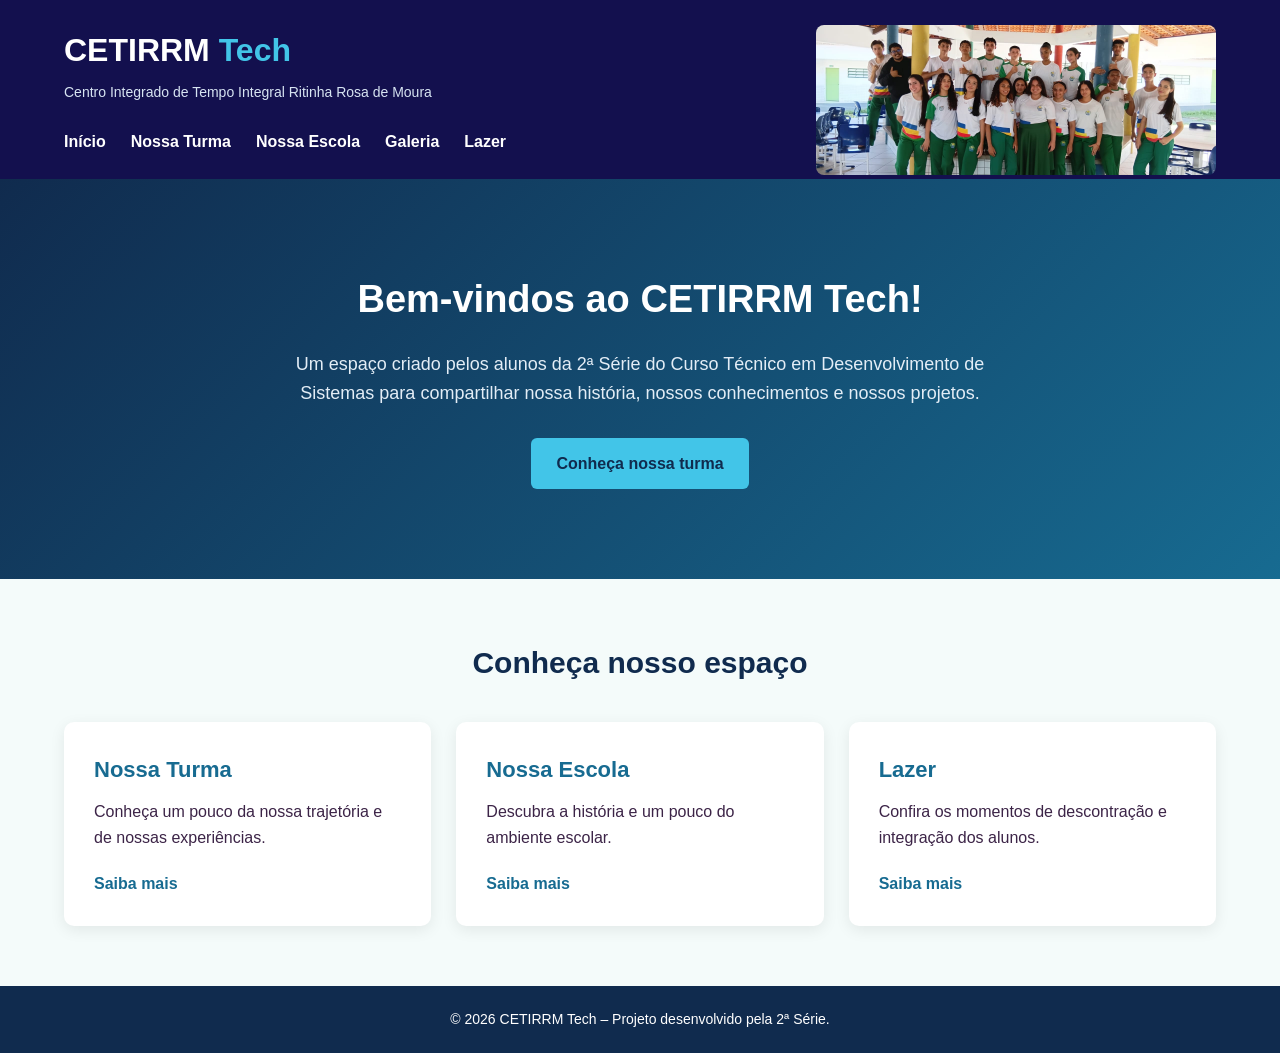
<file: index.html>
<!DOCTYPE html>
<html lang="pt-BR">

<head>
    <meta charset="UTF-8">
    <meta name="viewport" content="width=device-width, initial-scale=1.0">

    <title>CETIRRM 2ª Série | 2ª Série</title>

    <!-- Conexão com o arquivo CSS -->
    <link rel="stylesheet" href="css/style.css">
</head>

<body>

    <!-- CABEÇALHO DO SITE -->
    <header>
        <div class="container">

            <h1>CETIRRM <span>Tech</span></h1>

            <p>Centro Integrado de Tempo Integral Ritinha Rosa de Moura</p>


            <!-- MENU DE NAVEGAÇÃO -->
            <nav>
                <ul>
                    <li><a href="index.html">Início</a></li>
                    <li><a href="turma.html">Nossa Turma</a></li>
                    <li><a href="escola.html">Nossa Escola</a></li>
                    <li><a href="galeria.html">Galeria</a></li>
                    <li><a href="lazer.html">Lazer</a></li>
                </ul>
            </nav>
              <!-- FOTO DA TURMA -->
        <img src="img/foto-turma.jpg.jpeg" alt="Foto da turma" class="foto-cabecalho">
                    
    </div>
</header>


    <!-- CONTEÚDO PRINCIPAL -->
    <main>

        <section class="apresentacao">

            <h2>Bem-vindos ao CETIRRM Tech!</h2>

            <p>
                Um espaço criado pelos alunos da 2ª Série do Curso Técnico
                em Desenvolvimento de Sistemas para compartilhar nossa
                história, nossos conhecimentos e nossos projetos.
            </p>

            <a href="turma.html" class="botao">
                Conheça nossa turma
            </a>

        </section>

        <!-- SEÇÃO DE DESTAQUES -->
        <section class="destaques container">

            <h2>Conheça nosso espaço</h2>

            <div class="cards">

                <article class="card">
                    <h3>Nossa Turma</h3>
                    <p>Conheça um pouco da nossa trajetória e de nossas experiências.</p>
                    <a href="turma.html">Saiba mais</a>
                </article>

                <article class="card">
                    <h3>Nossa Escola</h3>
                    <p>Descubra a história e um pouco do ambiente escolar.</p>
                    <a href="escola.html">Saiba mais</a>
                </article>

                <article class="card">
                    <h3>Lazer</h3>
                    <p>Confira os momentos de descontração e integração dos alunos.</p>
                    <a href="lazer.html">Saiba mais</a>
                </article>



            </div>

        </section>

    </main>

    <!-- RODAPÉ -->
    <footer>
        <p>
            &copy; 2026 CETIRRM Tech – Projeto desenvolvido pela 2ª Série.
        </p>
    </footer>

    <!-- Conexão com o arquivo JavaScript -->
    <script src="js/script.js"></script>

</body>
</html>
</file>
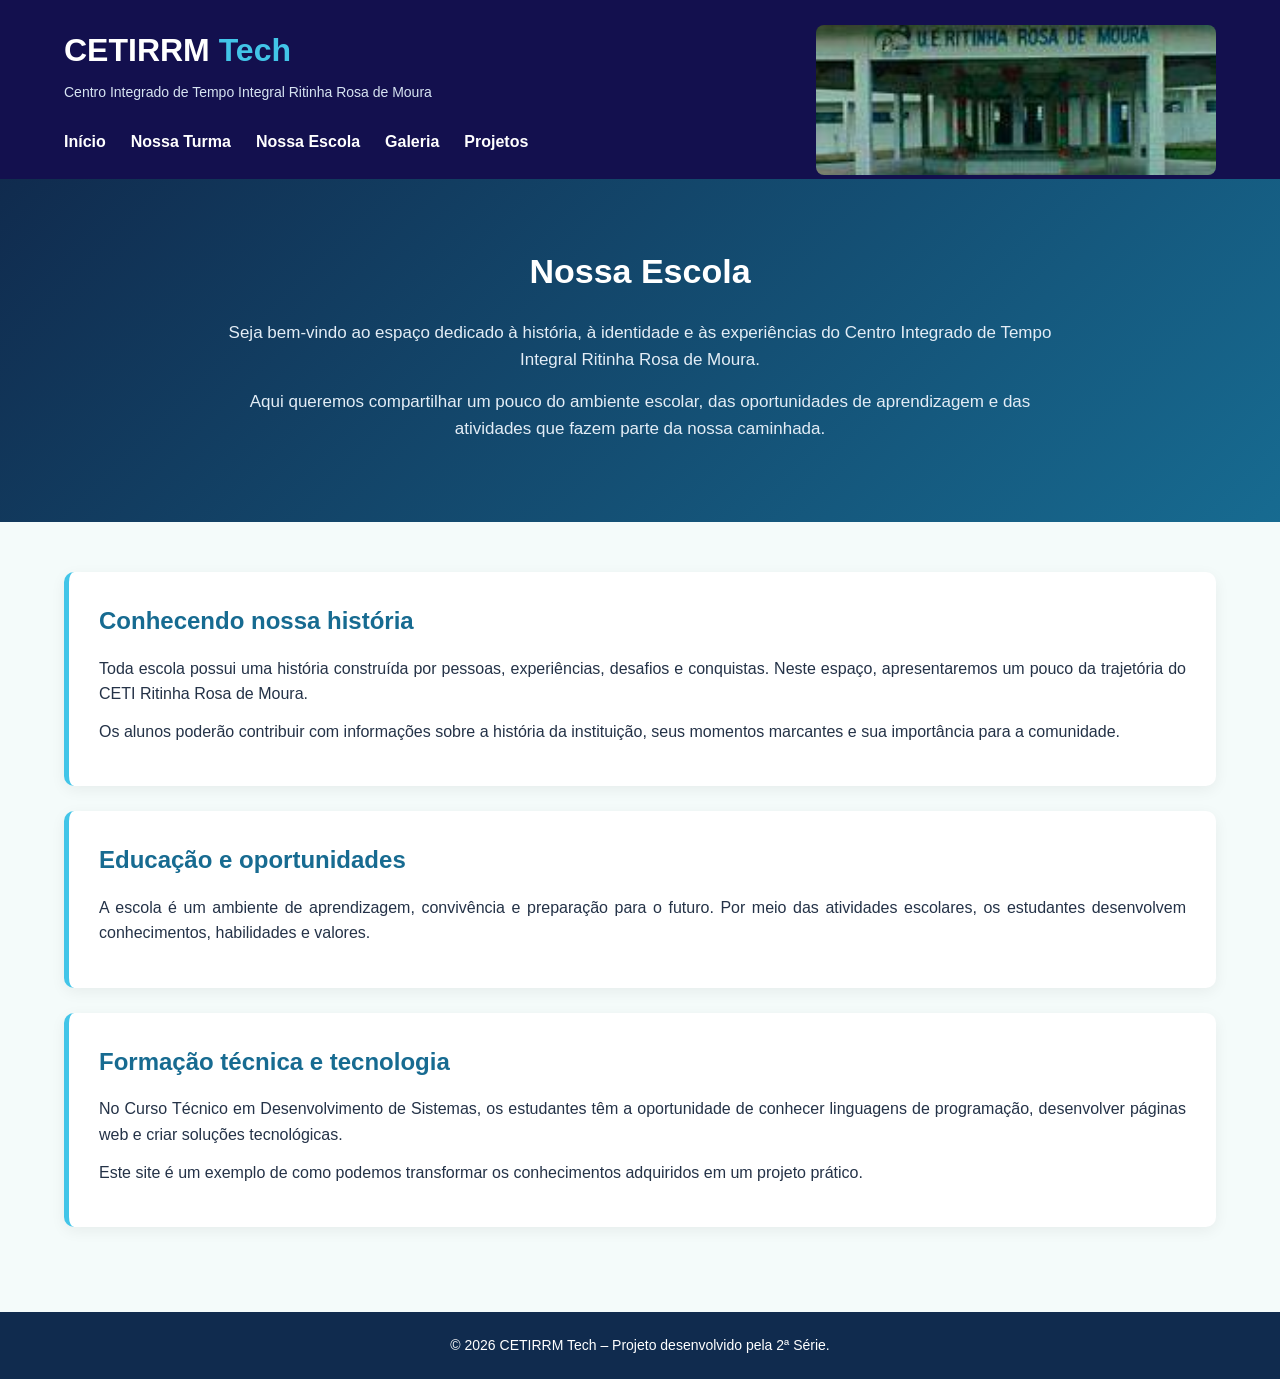
<file: escola.html>
<!DOCTYPE html>
<html lang="pt-BR">

<head>
    <meta charset="UTF-8">
    <meta name="viewport" content="width=device-width, initial-scale=1.0">

    <title>Nossa Escola | CETIRRM Tech</title>

    <link rel="stylesheet" href="css/style.css">
</head>

<body>

    <!-- CABEÇALHO -->
    <header>
        <div class="container">

            <h1>CETIRRM <span>Tech</span></h1>

            <p>Centro Integrado de Tempo Integral Ritinha Rosa de Moura</p>

            <img src="img/foto-escola.jpg.jpeg"
     alt="Fotografia da nossa escola"
     class="foto-cabecalho">

            <!-- MENU -->
            <nav>
                <ul>
                    <li><a href="index.html">Início</a></li>
                    <li><a href="turma.html">Nossa Turma</a></li>
                    <li><a href="escola.html">Nossa Escola</a></li>
                    <li><a href="galeria.html">Galeria</a></li>
                    <li><a href="projetos.html">Projetos</a></li>
                </ul>
            </nav>

        </div>
    </header>

    <!-- CONTEÚDO PRINCIPAL -->
    <main>

        <section class="pagina-interna">

            <div class="container">

                <h2>Nossa Escola</h2>

                <p>
                    Seja bem-vindo ao espaço dedicado à história,
                    à identidade e às experiências do Centro Integrado
                    de Tempo Integral Ritinha Rosa de Moura.
                </p>

                <p>
                    Aqui queremos compartilhar um pouco do ambiente
                    escolar, das oportunidades de aprendizagem e
                    das atividades que fazem parte da nossa caminhada.
                </p>

            </div>

        </section>

        <!-- HISTÓRIA DA ESCOLA -->
        <section class="escola-conteudo container">

            <div class="escola-bloco">

                <h2>Conhecendo nossa história</h2>

                <p>
                    Toda escola possui uma história construída
                    por pessoas, experiências, desafios e conquistas.
                    Neste espaço, apresentaremos um pouco da trajetória
                    do CETI Ritinha Rosa de Moura.
                </p>

                <p>
                    Os alunos poderão contribuir com informações
                    sobre a história da instituição, seus momentos
                    marcantes e sua importância para a comunidade.
                </p>

            </div>

            <div class="escola-bloco">

                <h2>Educação e oportunidades</h2>

                <p>
                    A escola é um ambiente de aprendizagem,
                    convivência e preparação para o futuro.
                    Por meio das atividades escolares, os estudantes
                    desenvolvem conhecimentos, habilidades e valores.
                </p>

            </div>

            <div class="escola-bloco">

                <h2>Formação técnica e tecnologia</h2>

                <p>
                    No Curso Técnico em Desenvolvimento de Sistemas,
                    os estudantes têm a oportunidade de conhecer
                    linguagens de programação, desenvolver páginas
                    web e criar soluções tecnológicas.
                </p>

                <p>
                    Este site é um exemplo de como podemos transformar
                    os conhecimentos adquiridos em um projeto prático.
                </p>

            </div>

        </section>

    </main>

    <!-- RODAPÉ -->
    <footer>
        <p>
            &copy; 2026 CETIRRM Tech – Projeto desenvolvido pela 2ª Série.
        </p>
    </footer>

    <script src="js/script.js"></script>

</body>
</html>
</file>
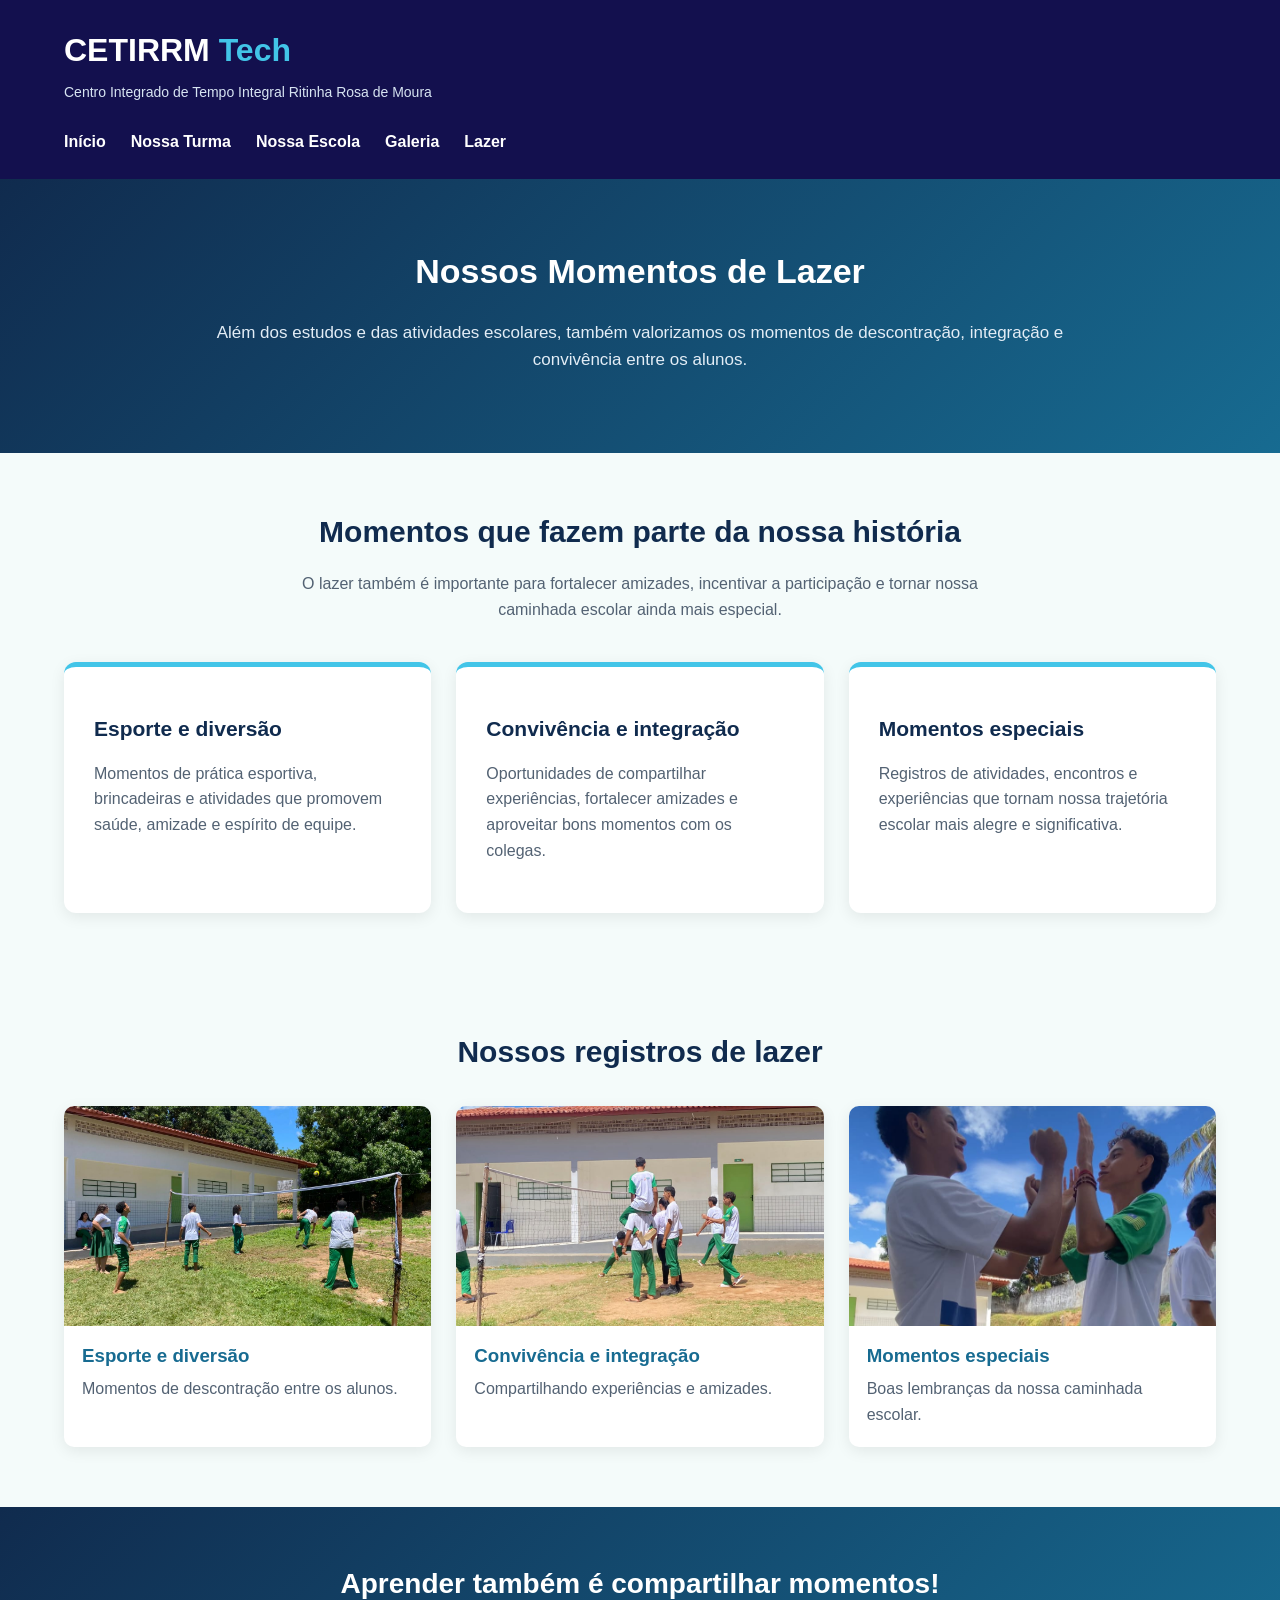
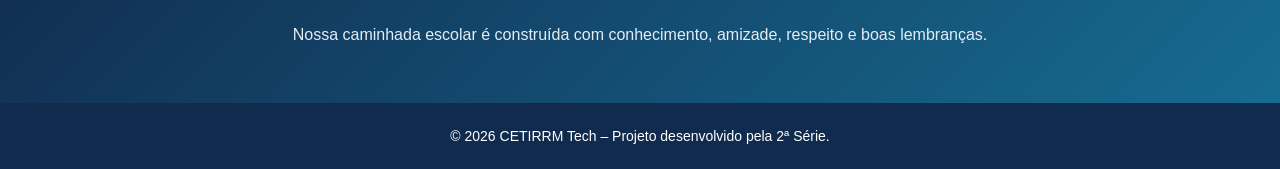
<file: lazer.html>
<!DOCTYPE html>
<html lang="pt-BR">

<head>
    <meta charset="UTF-8">
    <meta name="viewport" content="width=device-width, initial-scale=1.0">

    <title>Lazer | CETIRRM Tech</title>

    <link rel="stylesheet" href="css/style.css">
</head>

<body>

    <!-- CABEÇALHO -->
    <header>
        <div class="container">

            <h1>CETIRRM <span>Tech</span></h1>

            <p>Centro Integrado de Tempo Integral Ritinha Rosa de Moura</p>

            <!-- MENU -->
            <nav>
                <ul>
                    <li><a href="index.html">Início</a></li>
                    <li><a href="turma.html">Nossa Turma</a></li>
                    <li><a href="escola.html">Nossa Escola</a></li>
                    <li><a href="galeria.html">Galeria</a></li>
                    <li><a href="lazer.html">Lazer</a></li>
                </ul>
            </nav>

        </div>
    </header>

    <!-- CONTEÚDO PRINCIPAL -->
    <main>

        <section class="pagina-interna">

            <div class="container">

                <h2>Nossos Momentos de Lazer</h2>

                <p>
                    Além dos estudos e das atividades escolares,
                    também valorizamos os momentos de descontração,
                    integração e convivência entre os alunos.
                </p>

            </div>

        </section>

        <!-- ATIVIDADES DE LAZER -->
        <section class="projetos container">

            <h2>Momentos que fazem parte da nossa história</h2>

            <p class="texto-projetos">
                O lazer também é importante para fortalecer amizades,
                incentivar a participação e tornar nossa caminhada
                escolar ainda mais especial.
            </p>

            <div class="projetos-grid">

                <article class="projeto-card">

                    <h3>Esporte e diversão</h3>

                    <p>
                        Momentos de prática esportiva, brincadeiras
                        e atividades que promovem saúde, amizade
                        e espírito de equipe.
                    </p>

                </article>

                <article class="projeto-card">

                    <h3>Convivência e integração</h3>

                    <p>
                        Oportunidades de compartilhar experiências,
                        fortalecer amizades e aproveitar bons
                        momentos com os colegas.
                    </p>

                </article>

                <article class="projeto-card">

                    <h3>Momentos especiais</h3>

                    <p>
                        Registros de atividades, encontros e
                        experiências que tornam nossa trajetória
                        escolar mais alegre e significativa.
                    </p>

                </article>

            </div>

        </section>


        <!-- GALERIA DE FOTOGRAFIAS DE LAZER -->
        <section class="galeria container">

            <h2>Nossos registros de lazer</h2>

            <div class="galeria-grid">

                <article class="foto-card" data-categoria="lazer">
                    <img src="img/lazer/Lazer 01.jpeg"
                         alt="Momento de lazer dos alunos">
                    <h3>Esporte e diversão</h3>
                    <p>Momentos de descontração entre os alunos.</p>
                </article>

                <article class="foto-card" data-categoria="lazer">
                    <img src="img/lazer/Lazer 02.jpeg"
                         alt="Atividade de lazer escolar">
                    <h3>Convivência e integração</h3>
                    <p>Compartilhando experiências e amizades.</p>
                </article>

                <article class="foto-card" data-categoria="lazer">
                    <img src="img/lazer/Lazer 03.jpeg"
                         alt="Atividade esportiva dos alunos">
                    <h3>Momentos especiais</h3>
                    <p>Boas lembranças da nossa caminhada escolar.</p>
                </article>

            </div>

        </section>


        <!-- MENSAGEM FINAL -->
        <section class="mensagem-projetos">

            <div class="container">

                <h2>Aprender também é compartilhar momentos!</h2>

                <p>
                    Nossa caminhada escolar é construída com
                    conhecimento, amizade, respeito e boas lembranças.
                </p>

            </div>

        </section>

    </main>

    <!-- RODAPÉ -->
    <footer>
        <p>
            &copy; 2026 CETIRRM Tech – Projeto desenvolvido pela 2ª Série.
        </p>
    </footer>

    <script src="js/script.js"></script>

</body>
</html>
</file>
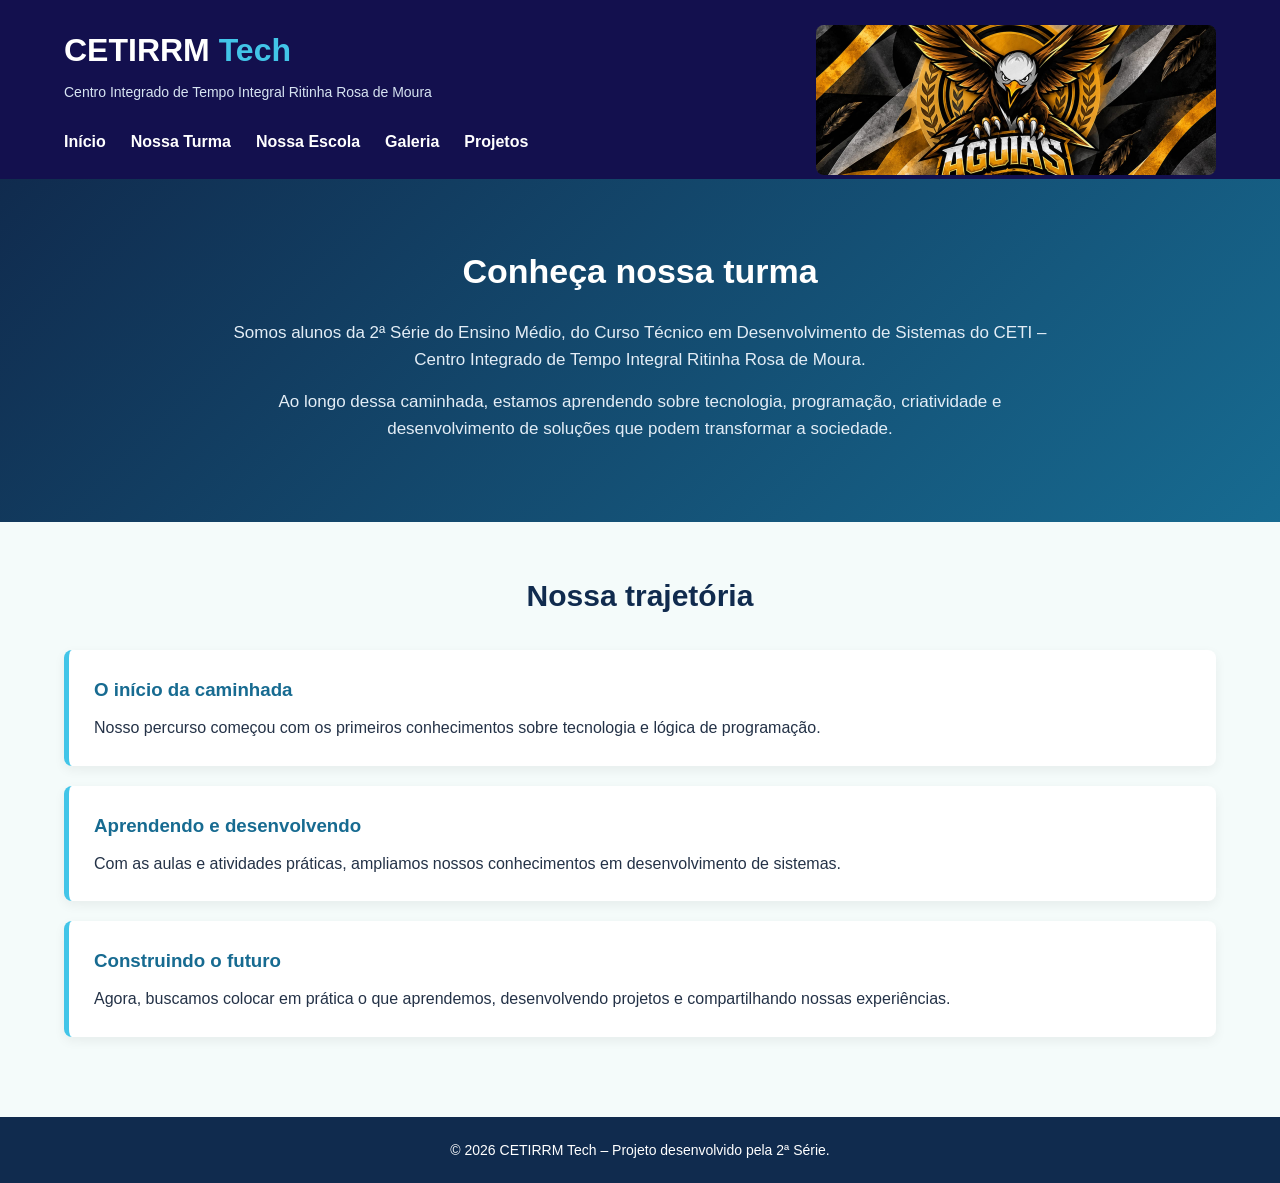
<file: turma.html>
<!DOCTYPE html>
<html lang="pt-BR">

<head>
    <meta charset="UTF-8">
    <meta name="viewport" content="width=device-width, initial-scale=1.0">

    <title>Nossa Turma | 2DÃO CETIRRM</title>

    <link rel="stylesheet" href="css/style.css">
</head>

<body>

    <!-- CABEÇALHO -->
    <header>
        <div class="container">

            <h1>CETIRRM <span>Tech</span></h1>

            <p>Centro Integrado de Tempo Integral Ritinha Rosa de Moura</p>

            <img src="img/foto-turma2.jpg.jpeg"
            alt="Fotografia da nossa turma"
            class="foto-cabecalho">

            <nav>
                <ul>
                    <li><a href="index.html">Início</a></li>
                    <li><a href="turma.html">Nossa Turma</a></li>
                    <li><a href="escola.html">Nossa Escola</a></li>
                    <li><a href="galeria.html">Galeria</a></li>
                    <li><a href="projetos.html">Projetos</a></li>
                </ul>
            </nav>

        </div>
    </header>

    <!-- CONTEÚDO DA PÁGINA -->
    <main>

        <section class="pagina-interna">

            <div class="container">

                <h2>Conheça nossa turma</h2>

                <p>
                    Somos alunos da 2ª Série do Ensino Médio,
                    do Curso Técnico em Desenvolvimento de Sistemas
                    do CETI – Centro Integrado de Tempo Integral
                    Ritinha Rosa de Moura.
                </p>

                <p>
                    Ao longo dessa caminhada, estamos aprendendo
                    sobre tecnologia, programação, criatividade
                    e desenvolvimento de soluções que podem
                    transformar a sociedade.
                </p>

            </div>

        </section>

        <section class="historia container">

            <h2>Nossa trajetória</h2>

            <div class="historia-item">
                <h3>O início da caminhada</h3>
                <p>
                    Nosso percurso começou com os primeiros
                    conhecimentos sobre tecnologia e lógica
                    de programação.
                </p>
            </div>

            <div class="historia-item">
                <h3>Aprendendo e desenvolvendo</h3>
                <p>
                    Com as aulas e atividades práticas,
                    ampliamos nossos conhecimentos em
                    desenvolvimento de sistemas.
                </p>
            </div>

            <div class="historia-item">
                <h3>Construindo o futuro</h3>
                <p>
                    Agora, buscamos colocar em prática
                    o que aprendemos, desenvolvendo projetos
                    e compartilhando nossas experiências.
                </p>
            </div>

        </section>

    </main>

    <!-- RODAPÉ -->
    <footer>
        <p>&copy; 2026 CETIRRM Tech – Projeto desenvolvido pela 2ª Série.</p>
    </footer>

    <script src="js/script.js"></script>

</body>
</html>
</file>
<file: css/style.css>
/* =====================================
   1. CONFIGURAÇÕES GERAIS
===================================== */

* {
    margin: 0;
    padding: 0;
    box-sizing: border-box;
}

body {
    font-family: Arial, Helvetica, sans-serif;
    background-color: #f4fbfa;
    color: #3c2447;
    line-height: 1.6;
}

/* Largura padrão do conteúdo */
.container {
    width: 90%;
    max-width: 1200px;
    margin: 0 auto;
}

/* =====================================
   2. CABEÇALHO
===================================== */

header {
    background-color: #13104e;
    color: white;
    padding: 25px 0;
}

header h1 {
    font-size: 32px;
    margin-bottom: 5px;
}

header h1 span {
    color: #42c5e8;
}

header p {
    color: #d7e4f2;
    font-size: 14px;
}
/* Fotografia no canto superior direito */
header .container {
    position: relative;
}

.foto-cabecalho {
    position: absolute;
    right: 0;
    top: 0;
    width: 400px;
    height: 150px;
    object-fit: cover;
    border-radius: 08px;
}
/* =====================================
   3. MENU DE NAVEGAÇÃO
===================================== */

nav {
    margin-top: 25px;
}

nav ul {
    list-style: none;
    display: flex;
    gap: 25px;
    flex-wrap: wrap;
}

nav a {
    color: white;
    text-decoration: none;
    font-weight: bold;
    transition: color 0.3s;
}

nav a:hover {
    color: #42c5e8;
}

/* =====================================
   4. APRESENTAÇÃO PRINCIPAL
===================================== */

.apresentacao {
    background: linear-gradient(135deg, #102b4e, #176b91);
    color: white;
    text-align: center;
    padding: 90px 20px;
}

.apresentacao h2 {
    font-size: 38px;
    margin-bottom: 20px;
}

.apresentacao p {
    max-width: 750px;
    margin: 0 auto 30px;
    font-size: 18px;
    color: #e3edf6;
}

/* Botão principal */
.botao {
    display: inline-block;
    background-color: #42c5e8;
    color: #102b4e;
    padding: 13px 25px;
    border-radius: 6px;
    text-decoration: none;
    font-weight: bold;
    transition: 0.3s;
}

.botao:hover {
    background-color: white;
    transform: translateY(-3px);
}

/* =====================================
   5. SEÇÃO DE DESTAQUES
===================================== */

.destaques {
    padding-top: 60px;
    padding-bottom: 60px;
}

.destaques h2 {
    text-align: center;
    font-size: 30px;
    margin-bottom: 35px;
    color: #102b4e;
}

/* Organização dos cartões */
.cards {
    display: grid;
    grid-template-columns: repeat(3, 1fr);
    gap: 25px;
}

/* Cada cartão */
.card {
    background-color: white;
    padding: 30px;
    border-radius: 10px;
    box-shadow: 0 4px 15px rgba(0, 0, 0, 0.08);
    transition: transform 0.3s;
}

.card:hover {
    transform: translateY(-5px);
}

.card h3 {
    color: #176b91;
    font-size: 22px;
    margin-bottom: 12px;
}

.card p {
    margin-bottom: 20px;
}

.card a {
    color: #176b91;
    font-weight: bold;
    text-decoration: none;
}

.card a:hover {
    text-decoration: underline;
}

/* =====================================
   6. RODAPÉ
===================================== */

footer {
    background-color: #102b4e;
    color: white;
    text-align: center;
    padding: 22px;
    font-size: 14px;
}

/* =====================================
   7. ADAPTAÇÃO PARA CELULARES
===================================== */

@media (max-width: 768px) {

    header {
        text-align: center;
    }
      .foto-cabecalho {
        position: static;
        display: block;
        margin: 20px auto 0;
    }

    nav ul {
        justify-content: center;
        gap: 15px;
    }

    .apresentacao {
        padding: 60px 20px;
    }

    .apresentacao h2 {
        font-size: 28px;
    }

    .apresentacao p {
        font-size: 16px;
    }

    .cards {
        grid-template-columns: 1fr;
    }

    .destaques h2 {
        font-size: 25px;
    }
}


/* =====================================
   PÁGINAS INTERNAS
===================================== */

.pagina-interna {
    background: linear-gradient(135deg, #102b4e, #176b91);
    color: white;
    padding: 65px 0;
    text-align: center;
}

.pagina-interna h2 {
    font-size: 34px;
    margin-bottom: 20px;
}

.pagina-interna p {
    max-width: 850px;
    margin: 0 auto 15px;
    font-size: 17px;
    color: #e3edf6;
}

/* HISTÓRIA DA TURMA */

.historia {
    padding-top: 50px;
    padding-bottom: 60px;
}

.historia h2 {
    text-align: center;
    color: #102b4e;
    font-size: 30px;
    margin-bottom: 30px;
}

.historia-item {
    background-color: white;
    padding: 25px;
    margin-bottom: 20px;
    border-left: 5px solid #42c5e8;
    border-radius: 8px;
    box-shadow: 0 4px 12px rgba(0, 0, 0, 0.06);
}

.historia-item h3 {
    color: #176b91;
    margin-bottom: 10px;
}

.historia-item p {
    color: #243247;
}


/* =====================================
   PÁGINA NOSSA ESCOLA
===================================== */

.escola-conteudo {
    padding-top: 50px;
    padding-bottom: 60px;
}

.escola-bloco {
    background-color: white;
    padding: 30px;
    margin-bottom: 25px;
    border-radius: 10px;
    box-shadow: 0 4px 15px rgba(0, 0, 0, 0.06);
    border-left: 5px solid #42c5e8;
}

.escola-bloco h2 {
    color: #176b91;
    font-size: 24px;
    margin-bottom: 15px;
}

.escola-bloco p {
    color: #243247;
    margin-bottom: 12px;
    text-align: justify;
}

/* Adaptação para telas menores */
@media (max-width: 768px) {

    .escola-bloco {
        padding: 20px;
    }

    .escola-bloco h2 {
        font-size: 21px;
    }

}


/* =====================================
   GALERIA DE FOTOS
===================================== */

.galeria {
    padding-top: 50px;
    padding-bottom: 60px;
}

.galeria > h2 {
    text-align: center;
    color: #102b4e;
    font-size: 30px;
    margin-bottom: 30px;
}

/* Botões de filtro */

.filtros {
    display: flex;
    justify-content: center;
    flex-wrap: wrap;
    gap: 12px;
    margin-bottom: 35px;
}

.filtro {
    border: none;
    background-color: #e1eaf3;
    color: #102b4e;
    padding: 11px 20px;
    border-radius: 25px;
    cursor: pointer;
    font-weight: bold;
    transition: 0.3s;
}

.filtro:hover,
.filtro.ativo {
    background-color: #176b91;
    color: white;
}

/* Organização das fotografias */

.galeria-grid {
    display: grid;
    grid-template-columns: repeat(3, 1fr);
    gap: 25px;
}

.foto-card {
    background-color: white;
    border-radius: 10px;
    overflow: hidden;
    box-shadow: 0 4px 15px rgba(0, 0, 0, 0.08);
    transition: transform 0.3s;
}

.foto-card:hover {
    transform: translateY(-5px);
}

.foto-card img {
    width: 100%;
    height: 220px;
    object-fit: cover;
    display: block;
    cursor: pointer;
}

.foto-card h3 {
    color: #176b91;
    padding: 15px 18px 5px;
}

.foto-card p {
    padding: 0 18px 20px;
    color: #536273;
}

/* Janela de ampliação da fotografia */

.modal-foto {
    display: none;
    position: fixed;
    z-index: 1000;
    inset: 0;
    background-color: rgba(0, 0, 0, 0.9);
    align-items: center;
    justify-content: center;
    padding: 30px;
}

.modal-foto.aberto {
    display: flex;
}

.modal-foto img {
    max-width: 90%;
    max-height: 85vh;
    object-fit: contain;
    border-radius: 8px;
}

.fechar-modal {
    position: absolute;
    top: 15px;
    right: 30px;
    background: none;
    border: none;
    color: white;
    font-size: 45px;
    cursor: pointer;
}

/* Responsividade da galeria */

@media (max-width: 768px) {

    .galeria-grid {
        grid-template-columns: 1fr;
    }

    .foto-card img {
        height: 240px;
    }

}


/* =====================================
   PÁGINA DE PROJETOS
===================================== */

.projetos {
    padding-top: 55px;
    padding-bottom: 65px;
}

.projetos > h2 {
    text-align: center;
    color: #102b4e;
    font-size: 30px;
    margin-bottom: 15px;
}

.texto-projetos {
    text-align: center;
    max-width: 750px;
    margin: 0 auto 40px;
    color: #536273;
}

/* Organização dos cartões */

.projetos-grid {
    display: grid;
    grid-template-columns: repeat(3, 1fr);
    gap: 25px;
}

/* Cartão individual */

.projeto-card {
    background-color: white;
    padding: 30px;
    border-radius: 12px;
    box-shadow: 0 4px 15px rgba(0, 0, 0, 0.08);
    border-top: 5px solid #42c5e8;
    display: flex;
    flex-direction: column;
    transition: transform 0.3s;
}

.projeto-card:hover {
    transform: translateY(-6px);
}

/* Identificação do projeto */

.projeto-numero {
    color: #176b91;
    font-size: 12px;
    font-weight: bold;
    letter-spacing: 1px;
}

.projeto-card h3 {
    color: #102b4e;
    font-size: 21px;
    margin: 15px 0;
}

.projeto-card p {
    color: #536273;
    margin-bottom: 20px;
    flex-grow: 1;
}

/* Tecnologias utilizadas */

.tecnologias {
    display: flex;
    flex-wrap: wrap;
    gap: 8px;
    margin-bottom: 22px;
}

.tecnologias span {
    background-color: #e5f4fa;
    color: #176b91;
    padding: 6px 11px;
    border-radius: 5px;
    font-size: 12px;
    font-weight: bold;
}

/* Link do projeto */

.projeto-link {
    display: inline-block;
    background-color: #102b4e;
    color: white;
    text-decoration: none;
    text-align: center;
    padding: 11px;
    border-radius: 6px;
    font-weight: bold;
    transition: 0.3s;
}

.projeto-link:hover {
    background-color: #176b91;
}

/* Mensagem final */

.mensagem-projetos {
    background: linear-gradient(135deg, #102b4e, #176b91);
    color: white;
    text-align: center;
    padding: 55px 20px;
}

.mensagem-projetos h2 {
    font-size: 28px;
    margin-bottom: 15px;
}

.mensagem-projetos p {
    color: #e3edf6;
}

/* Responsividade */

@media (max-width: 768px) {

    .projetos-grid {
        grid-template-columns: 1fr;
    }

    .projeto-card {
        padding: 25px;
    }

    .projetos > h2 {
        font-size: 25px;
    }

}
</file>
